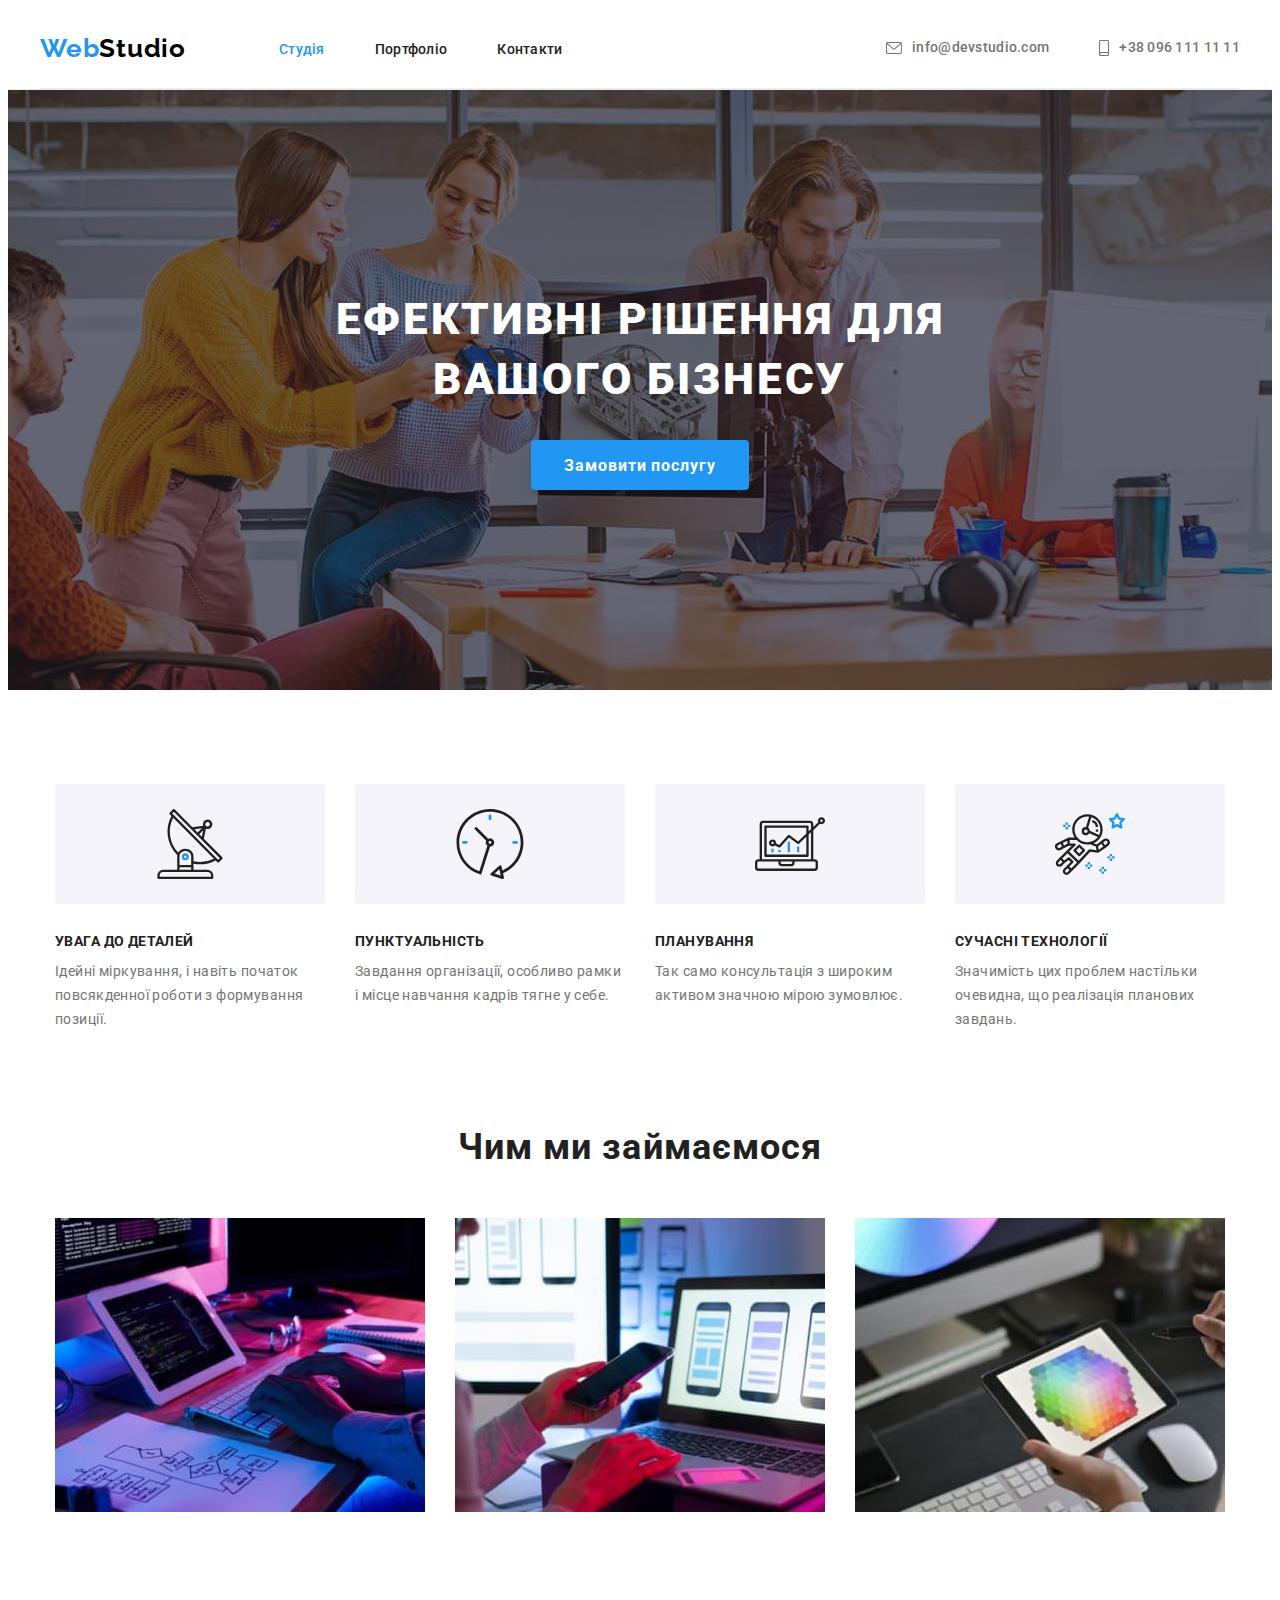
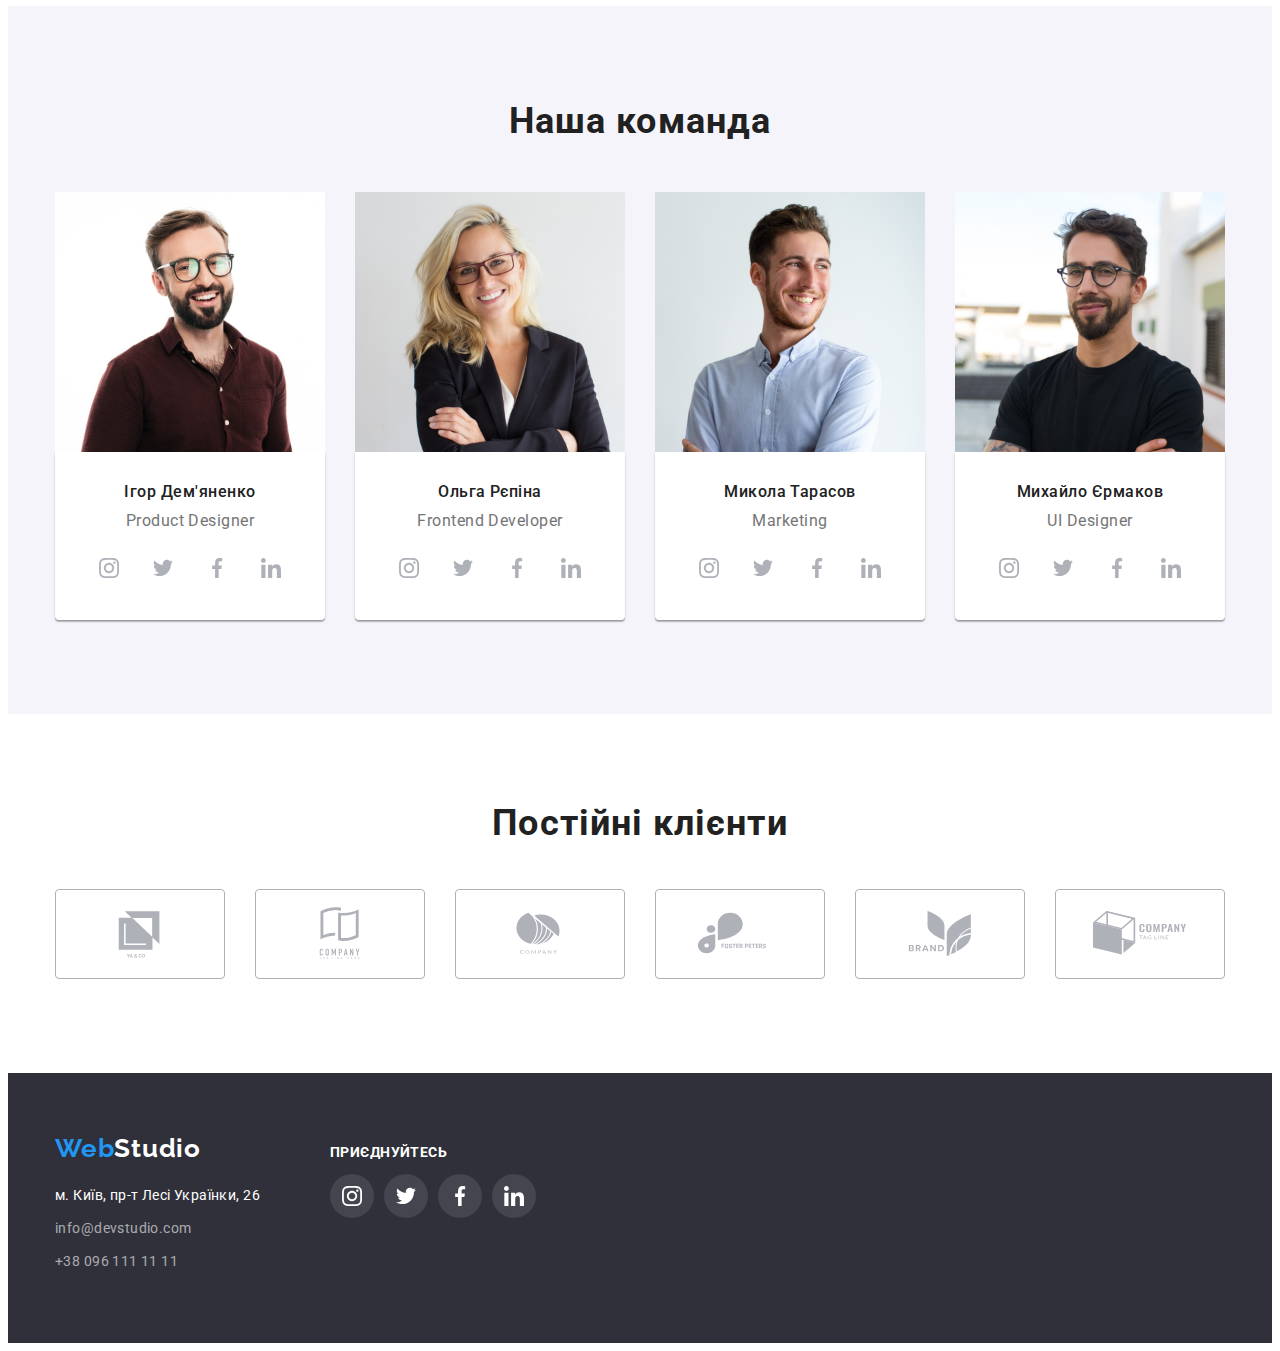
<file: index.html>
<!DOCTYPE html>
<html lang="uk">

<head>
    <meta charset="UTF-8">
    <meta http-equiv="X-UA-Compatible" content="IE=edge">
    <meta name="viewport" content="width=device-width, initial-scale=1.0">
    <title>WebStudio</title>
    <link rel="preconnect" href="https://fonts.googleapis.com">
    <link rel="preconnect" href="https://fonts.gstatic.com" crossorigin>
    <link
        href="https://fonts.googleapis.com/css2?family=Raleway:wght@700&family=Roboto:wght@400;500;700;900&display=swap"
        rel="stylesheet">
    <link rel="stylesheet" href="https://cdnjs.cloudflare.com/ajax/libs/modern-normalize/1.1.0/modern-normalize.min.css" integrity="sha512-wpPYUAdjBVSE4KJnH1VR1HeZfpl1ub8YT/NKx4PuQ5NmX2tKuGu6U/JRp5y+Y8XG2tV+wKQpNHVUX03MfMFn9Q==" crossorigin="anonymous" referrerpolicy="no-referrer" />
    <link rel="stylesheet" href="./styles/styles.css">
</head>

<body>
    <header class="header">
        <div class="container header">
            <nav class="header-navigation">
                <a class="header-logo" href="./index.html">
                    Web<span>Studio</span>
                </a>
                <ul class="header-list list">
                    <li class="header-item"><a href="./index.html" class="header-item-link current">Студія</a></li>
                    <li class="header-item"><a href="./portfolio.html" class="header-item-link">Портфоліо</a></li>
                    <li class="header-item"><a href="#" class="header-item-link">Контакти</a></li>
                </ul>
            </nav>
            <ul class="header-contact list">
                <li><a href="mailto:info@devstudio.com" class="header-mail">
                        <svg class="contact-icon" width="16" height="12">
                            <use href="./image/icons.svg#icon-envelope"></use>
                        </svg>
                    info@devstudio.com</a></li>
                <li><a href="tel:+380961111111" class="header-tel">
                        <svg class="contact-icon" width="10" height="16">
                            <use href="./image/icons.svg#icon-smartphone"></use>
                        </svg>
                    +38 096 111 11 11</a></li>
            </ul>
        </div>
    </header>
    <main>
        <section class="hero ">
            <div class="container">
                <h1 class="hero-title">Ефективні рішення для вашого бізнесу</h1>
                <button type="button" class="button-primary">Замовити послугу</button>
            </div>
        </section>
        <section class="section">
            <div class="container">
                <h2 class="visually-hidden">Переваги</h2>
                <ul class="section-list list">
                    <li class="section-item icon-antenna">
                            <h3 class="section-subtitle">Увага до деталей</h3>
                            <p class="section-text">Ідейні міркування, і навіть початок повсякденної роботи з формування
                                позиції.</p>
                    </li>
                    <li class="section-item icon-clock">
                            <h3 class="section-subtitle">Пунктуальність</h3>
                            <p class="section-text">Завдання організації, особливо рамки і місце навчання кадрів тягне у себе.
                            </p>
                    </li>
                    <li class="section-item icon-diagram">
                            <h3 class="section-subtitle">Планування</h3>
                            <p class="section-text">Так само консультація з широким активом значною мірою зумовлює.</p>
                    </li>
                    <li class="section-item icon-astronaut">
                            <h3 class="section-subtitle">Сучасні технології</h3>
                            <p class="section-text">Значимість цих проблем настільки очевидна, що реалізація планових завдань.
                            </p>
                    </li>
                </ul>
            </div>
        </section>
        <section class="illustration section">
            <div class="container">
                <h2 class="illustration-title">Чим ми займаємося</h2>
                <ul class="illustration-list list">
                    <li class="illustration-item"><img src="./image/box1.jpg" alt="розробка сайтів" width="370"></li>
                    <li class="illustration-item"><img src="./image/box2.jpg" alt="розробка мобільних додатків" width="370">
                    </li>
                    <li class="illustration-item"><img src="./image/box3.jpg" alt="кольорове оформлення сайту" width="370">
                    </li>
                </ul>
            </div>
        </section>
        <section class="team section">
            <div class="container">
                <h2 class="team-title">Наша команда</h2>
                <ul class="team-list list">
                    <li class="team-item">
                        <img src="./image/teamcard3.jpg" alt="чоловік в окулярах" width="270"> 
                        <div class="team-card">                           
                            <h3 class="team-surname">Ігор Дем'яненко</h3>
                            <p lang="en" class="team-speciality">Product Designer</p>
                            <ul class="team-soc-list list">
                                <li class="team-soc-iteam"><a href="" class="team-soc-link link">
                                    <svg class="team-soc-icon" width="20" height="20">
                                        <use href="./image/icons.svg#icon-instagram"></use>
                                    </svg>
                                </a></li>
                                <li class="team-soc-iteam"><a href="" class="team-soc-link link">
                                    <svg class="team-soc-icon" width="20" height="20">
                                        <use href="./image/icons.svg#icon-twitter"></use>
                                    </svg>
                                </a></li>
                                <li class="team-soc-iteam"><a href="" class="team-soc-link link">
                                    <svg class="team-soc-icon" width="20" height="20">
                                        <use href="./image/icons.svg#icon-facebook"></use>
                                    </svg>
                                </a></li>
                                <li class="team-soc-iteam"><a href="" class="team-soc-link link">
                                    <svg class="team-soc-icon" width="20" height="20">
                                        <use href="./image/icons.svg#icon-linkedin"></use>
                                    </svg>
                                </a></li>
                            </ul>
                        </div>
                    </li>
                    <li class="team-item">
                        <img src="./image/teamcard2.jpg" alt="жінка в окулярах" width="270">   
                        <div class="team-card">                         
                            <h3 class="team-surname">Ольга Рєпіна</h3>
                            <p lang="en" class="team-speciality">Frontend Developer</p>
                            <ul class="team-soc-list list">
                                <li class="team-soc-iteam"><a href="" class="team-soc-link link">
                                    <svg class="team-soc-icon" width="20" height="20">
                                        <use href="./image/icons.svg#icon-instagram"></use>
                                    </svg>
                                </a></li>
                                <li class="team-soc-iteam"><a href="" class="team-soc-link link">
                                    <svg class="team-soc-icon" width="20" height="20">
                                        <use href="./image/icons.svg#icon-twitter"></use>
                                    </svg>
                                </a></li>
                                <li class="team-soc-iteam"><a href="" class="team-soc-link link">
                                    <svg class="team-soc-icon" width="20" height="20">
                                        <use href="./image/icons.svg#icon-facebook"></use>
                                    </svg>
                                </a></li>
                                <li class="team-soc-iteam"><a href="" class="team-soc-link link">
                                    <svg class="team-soc-icon" width="20" height="20">
                                        <use href="./image/icons.svg#icon-linkedin"></use>
                                    </svg>
                                </a></li>
                            </ul>
                        </div class="team-card">
                    </li>
                    <li class="team-item">
                        <img src="./image/teamcard1.jpg" alt="чоловік" width="270">  
                        <div class="team-card">                          
                            <h3 class="team-surname">Микола Тарасов</h3>
                            <p lang="en" class="team-speciality">Marketing</p>
                            <ul class="team-soc-list list">
                                <li class="team-soc-iteam"><a href="" class="team-soc-link link">
                                    <svg class="team-soc-icon" width="20" height="20">
                                        <use href="./image/icons.svg#icon-instagram"></use>
                                    </svg>
                                </a></li>
                                <li class="team-soc-iteam"><a href="" class="team-soc-link link">
                                    <svg class="team-soc-icon" width="20" height="20">
                                        <use href="./image/icons.svg#icon-twitter"></use>
                                    </svg>
                                </a></li>
                                <li class="team-soc-iteam"><a href="" class="team-soc-link link">
                                    <svg class="team-soc-icon" width="20" height="20">
                                        <use href="./image/icons.svg#icon-facebook"></use>
                                    </svg>
                                </a></li>
                                <li class="team-soc-iteam"><a href="" class="team-soc-link link">
                                    <svg class="team-soc-icon" width="20" height="20">
                                        <use href="./image/icons.svg#icon-linkedin"></use>
                                    </svg>
                                </a></li>
                            </ul>
                        </div class="team-card">
                    </li>
                    <li class="team-item">
                        <img src="./image/teamcard4.jpg" alt="чоловік" width="270">
                        <div class="team-card">
                            <h3 class="team-surname">Михайло Єрмаков</h3>
                            <p lang="en" class="team-speciality">UI Designer</p>
                            <ul class="team-soc-list list">
                                <li class="team-soc-iteam"><a href="" class="team-soc-link link">
                                    <svg class="team-soc-icon" width="20" height="20">
                                        <use href="./image/icons.svg#icon-instagram"></use>
                                    </svg>
                                </a></li>
                                <li class="team-soc-iteam"><a href="" class="team-soc-link link">
                                    <svg class="team-soc-icon" width="20" height="20">
                                        <use href="./image/icons.svg#icon-twitter"></use>
                                    </svg>
                                </a></li>
                                <li class="team-soc-iteam"><a href="" class="team-soc-link link">
                                    <svg class="team-soc-icon" width="20" height="20">
                                        <use href="./image/icons.svg#icon-facebook"></use>
                                    </svg>
                                </a></li>
                                <li class="team-soc-iteam"><a href="" class="team-soc-link link">
                                    <svg class="team-soc-icon" width="20" height="20">
                                        <use href="./image/icons.svg#icon-linkedin"></use>
                                    </svg>
                                </a></li>
                            </ul>
                        </div class="team-card">
                    </li>
                </ul>
            </div>
        </section>
        <section class="client section">
            <div class="container">
                <h2 class="client-title">Постійні клієнти</h2>
                <ul class="client-list list">
                    <li class="client-item"><a href="" class="client-link link">
                        <svg class="client-icon" width="106" height="60">
                            <use href="./image/icons.svg#icon-logo1"></use>
                        </svg>
                    </a></li>
                    <li class="client-item"><a href="" class="client-link link">
                        <svg class="client-icon" width="106" height="60">
                            <use href="./image/icons.svg#icon-logo2"></use>
                        </svg>
                    </a></li>
                    <li class="client-item"><a href="" class="client-link link">
                        <svg class="client-icon" width="106" height="60">
                            <use href="./image/icons.svg#icon-logo3"></use>
                        </svg>
                    </a></li>
                    <li class="client-item"><a href="" class="client-link link">
                        <svg class="client-icon" width="106" height="60">
                            <use href="./image/icons.svg#icon-logo4"></use>
                        </svg>
                    </a></li>
                    <li class="client-item"><a href="" class="client-link link">
                        <svg class="client-icon" width="106" height="60">
                            <use href="./image/icons.svg#icon-logo5"></use>
                        </svg>
                    </a></li>
                    <li class="client-item"><a href="" class="client-link link">
                        <svg class="client-icon" width="106" height="60">
                            <use href="./image/icons.svg#icon-logo6"></use>
                        </svg>
                    </a></li>
                </ul>
            </div>
        </section>
    </main>
    <footer class="bottom">
        <div class="footer-container container">
            <div class="footer-adress">
                <a href="./index.html" class="bottom-logo">
                    Web<span class="studio">Studio</span>
                </a>
                <address class="bottom-contact">
                    <ul class="bottom-list list">
                        <li class="bottom-item item">
                            <a href="https://goo.gl/maps/CPtrU1FHBa2aNyZL9" target="_blank" rel="noopener noreferrer"
                                class="bottom-address item">м. Київ,
                                пр-т Лесі Українки,
                                26
                            </a>
                        </li>
                        <li class="bottom-item 	item">
                            <a href="mailto:info@devstudio.com" class="bottom-mail item">info@devstudio.com</a>
                        </li>
                        <li class="bottom-item">
                            <a href="tel:+380961111111" class="bottom-tel">+38 096 111 11 11</a>
                        </li>
                    </ul>
                </address>
            </div>
            <div class="footer-soc">
                <p class="soc-text">приєднуйтесь</p>
                <ul class="footer-soc-list list">
                    <li class="footer-soc-item"><a href="" class="footer-soc-link link">
                        <svg class="footer-soc-icon" width="20" height="20">
                            <use href="./image/icons.svg#icon-instagram"></use>
                        </svg>
                    </a></li>
                    <li class="footer-soc-item"><a href="" class="footer-soc-link link">
                        <svg class="footer-soc-icon" width="20" height="20">
                            <use href="./image/icons.svg#icon-twitter"></use>
                        </svg>
                    </a></li>
                    <li class="footer-soc-item"><a href="" class="footer-soc-link link">
                        <svg class="footer-soc-icon" width="20" height="20">
                            <use href="./image/icons.svg#icon-facebook"></use>
                        </svg>
                    </a></li>
                    <li class="footer-soc-item"><a href="" class="footer-soc-link link">
                        <svg class="footer-soc-icon" width="20" height="20">
                            <use href="./image/icons.svg#icon-linkedin"></use>
                        </svg>
                    </a></li>
                </ul>
            </div>
        </div>    
    </footer>
</body>

</html>
</file>
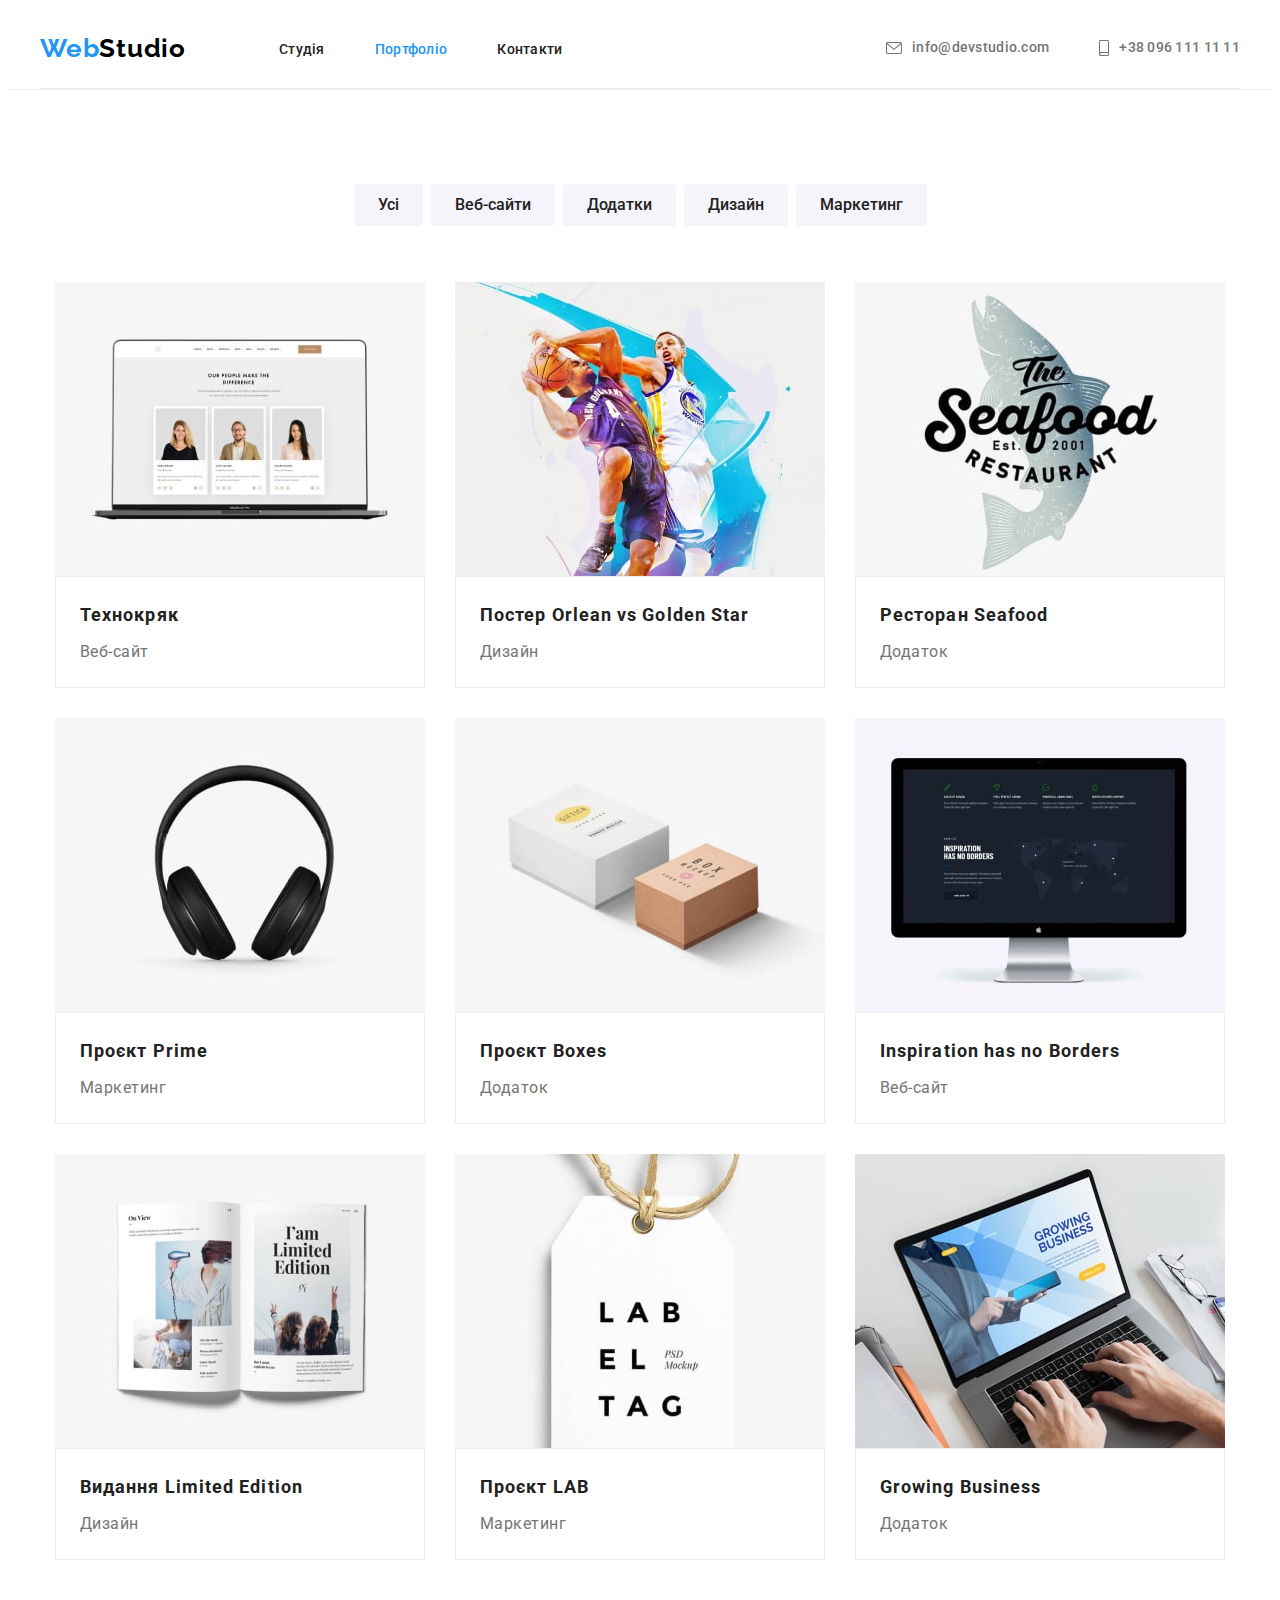
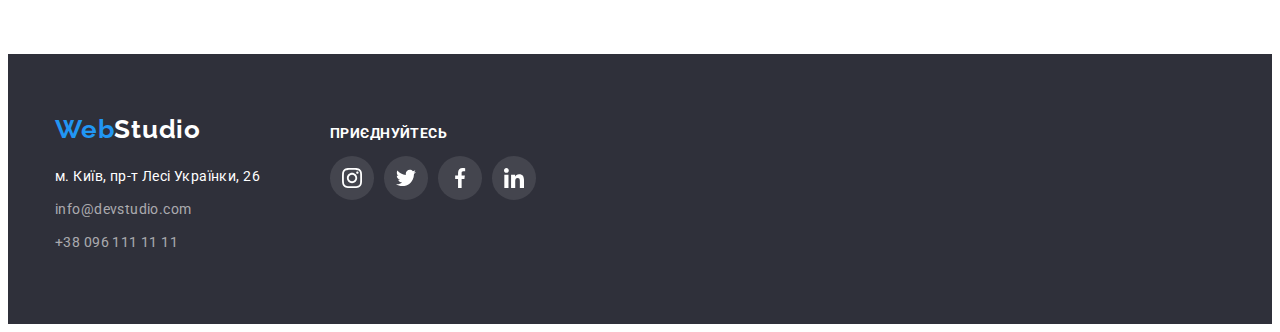
<file: portfolio.html>
<!DOCTYPE html>
<html lang="uk">

<head>
    <meta charset="UTF-8">
    <meta http-equiv="X-UA-Compatible" content="IE=edge">
    <meta name="viewport" content="width=device-width, initial-scale=1.0">
    <title>WebStudio</title>
    <link rel="preconnect" href="https://fonts.googleapis.com">
    <link rel="preconnect" href="https://fonts.gstatic.com" crossorigin>
    <link
        href="https://fonts.googleapis.com/css2?family=Raleway:wght@700&family=Roboto:wght@400;500;700;900&display=swap"
        rel="stylesheet">
    <link rel="stylesheet" href="https://cdnjs.cloudflare.com/ajax/libs/modern-normalize/1.1.0/modern-normalize.min.css" integrity="sha512-wpPYUAdjBVSE4KJnH1VR1HeZfpl1ub8YT/NKx4PuQ5NmX2tKuGu6U/JRp5y+Y8XG2tV+wKQpNHVUX03MfMFn9Q==" crossorigin="anonymous" referrerpolicy="no-referrer" />
    <link rel="stylesheet" href="./styles/styles.css">
</head>

<body>
    <header class="header">
        <div class="container header">
            <nav class="header-navigation">
                <a class="header-logo" href="./index.html">
                    Web<span>Studio</span>
                </a>
                <ul class="header-list list">
                    <li class="header-item"><a href="./index.html" class="header-item-link">Студія</a></li>
                    <li class="header-item"><a href="./portfolio.html" class="header-item-link current">Портфоліо</a></li>
                    <li class="header-item"><a href="#" class="header-item-link">Контакти</a></li>
                </ul>
            </nav>
            <ul class="header-contact list">
                <li><a href="mailto:info@devstudio.com" class="header-mail">
                        <svg class="contact-icon" width="16" height="12">
                            <use href="./image/icons.svg#icon-envelope"></use>
                        </svg>
                    info@devstudio.com</a></li>
                <li><a href="tel:+380961111111" class="header-tel">
                        <svg class="contact-icon" width="10" height="16">
                            <use href="./image/icons.svg#icon-smartphone"></use>
                        </svg>
                    +38 096 111 11 11</a></li>
            </ul>
        </div>
    </header>
    <main>
        <section class="navigation section">
            <div class="container">
                <h1 class="visually-hidden">Навігація</h1>
                <ul class="navigation-list list">
                    <li><button type="button" class="navigation-button">Усі</button></li>
                    <li><button type="button" class="navigation-button">Веб-сайти</button></li>
                    <li><button type="button" class="navigation-button">Додатки</button></li>
                    <li><button type="button" class="navigation-button">Дизайн</button></li>
                    <li><button type="button" class="navigation-button">Маркетинг</button></li>
                </ul>
                <ul class="portfolio-list list">
                    <li class="portfolio-item">
                        <a class="link" href="#">
                            <img src="./image/portfolio1-min.jpg" alt="Ноутбук" width="370">
                            <div class="examples">
                                <h2 class="portfolio-works">Технокряк</h2>
                                <p class="portfolio-after-title">Веб-сайт</p>
                            </div>
                        </a>    
                    </li>
                    <li class="portfolio-item">
                        <a class="link" href="#">
                            <img class="item" src="./image/portfolio2-min.jpg" alt="Постер" width="370">
                            <div class="examples">
                                <h2 class="portfolio-works">Постер Orlean vs Golden Star</h2>
                                <p class="portfolio-after-title">Дизайн</p>
                            </div> 
                        </a>    
                    </li>
                    <li class="portfolio-item">
                        <a class="link" href="#">
                            <img class="item" src="./image/portfolio3-min.jpg" alt="Постер" width="370">
                            <div class="examples">
                                <h2 class="portfolio-works">Ресторан Seafood</h2>
                                <p class="portfolio-after-title">Додаток</p>
                            </div>
                        </a>    
                    </li>
                    <li class="portfolio-item">
                        <a class="link" href="#">
                            <img class="item" src="./image/portfolio4-min.jpg" alt="Навушники" width="370">
                            <div class="examples">
                                <h2 class="portfolio-works">Проєкт Prime</h2>
                                <p class="portfolio-after-title">Маркетинг</p>
                            </div>
                        </a>    
                    </li>
                    <li class="portfolio-item">
                        <a class="link" href="#">
                            <img class="item" src="./image/portfolio5-min.jpg" alt="Дві коробки" width="370">
                            <div class="examples">
                                <h2 class="portfolio-works">Проєкт Boxes</h2>
                                <p class="portfolio-after-title">Додаток</p>
                            </div>
                        </a>    
                    </li>
                    <li class="portfolio-item">
                        <a class="link" href="#">
                            <img class="item" src="./image/portfolio6-min.jpg" alt="Монітор" width="370">
                            <div class="examples">
                                <h2 lang="en" class="portfolio-works">Inspiration has no Borders</h2>
                                <p class="portfolio-after-title">Веб-сайт</p>
                            </div>
                        </a>    
                    </li>
                    <li class="portfolio-item">
                        <a class="link" href="#">
                            <img class="item" src="./image/portfolio7-min.jpg" alt="Книга" width="370">
                            <div class="examples">
                                <h2 class="portfolio-works">Видання Limited Edition</h2>
                                <p class="portfolio-after-title">Дизайн</p>
                            </div>
                        </a>    
                    </li>
                    <li class="portfolio-item">
                        <a class="link" href="#">
                            <img class="item" src="./image/portfolio8-min.jpg" alt="Цінник" width="370">
                            <div class="examples">
                                <h2 class="portfolio-works">Проєкт LAB</h2>
                                <p class="portfolio-after-title">Маркетинг</p>
                            </div>
                        </a>    
                    </li>
                    <li class="portfolio-item">
                        <a class="link" href="#">
                            <img class="item" src="./image/portfolio9-min.jpg" alt="Ноутбук" width="370">
                            <div class="examples">
                                <h2 lang="en" class="portfolio-works">Growing Business</h2>
                                <p class="portfolio-after-title">Додаток</p>
                            </div>
                        </a>    
                    </li>
                </ul>
            </div>
        </section>
    </main>
    <footer class="bottom">
        <div class="footer-container container">
            <div class="footer-adress">
                <a href="./index.html" class="bottom-logo">
                    Web<span class="studio">Studio</span>
                </a>
                <address class="bottom-contact">
                    <ul class="bottom-list list">
                        <li class="bottom-item item">
                            <a href="https://goo.gl/maps/CPtrU1FHBa2aNyZL9" target="_blank" rel="noopener noreferrer"
                                class="bottom-address item">м. Київ,
                                пр-т Лесі Українки,
                                26
                            </a>
                        </li>
                        <li class="bottom-item 	item">
                            <a href="mailto:info@devstudio.com" class="bottom-mail item">info@devstudio.com</a>
                        </li>
                        <li class="bottom-item">
                            <a href="tel:+380961111111" class="bottom-tel">+38 096 111 11 11</a>
                        </li>
                    </ul>
                </address>
            </div>
            <div class="footer-soc">
                <p class="soc-text">приєднуйтесь</p>
                <ul class="footer-soc-list list">
                    <li class="footer-soc-item"><a href="" class="footer-soc-link link">
                        <svg class="footer-soc-icon" width="20" height="20">
                            <use href="./image/icons.svg#icon-instagram"></use>
                        </svg>
                    </a></li>
                    <li class="footer-soc-item"><a href="" class="footer-soc-link link">
                        <svg class="footer-soc-icon" width="20" height="20">
                            <use href="./image/icons.svg#icon-twitter"></use>
                        </svg>
                    </a></li>
                    <li class="footer-soc-item"><a href="" class="footer-soc-link link">
                        <svg class="footer-soc-icon" width="20" height="20">
                            <use href="./image/icons.svg#icon-facebook"></use>
                        </svg>
                    </a></li>
                    <li class="footer-soc-item"><a href="" class="footer-soc-link link">
                        <svg class="footer-soc-icon" width="20" height="20">
                            <use href="./image/icons.svg#icon-linkedin"></use>
                        </svg>
                    </a></li>
                </ul>
            </div>
        </div>    
    </footer>
</body>

</html>
</file>
<file: styles/styles.css>
html {
	box-sizing: border-box;
}
*,
*::before,
*::after {
	box-sizing: border-box;
}
:root {
	--main-color: #757575;
	--secondary-color: #212121;
	--main-bg-color: #2196f3;
	--accent-color: #ffffff;
}

p,
h1,
h2,
h3,
h4,
h5,
h6 {
  margin: 0;
}
ul,
ol {
  margin: 0;
  padding-left: 0;
}
button {
  cursor: pointer;
}
address {
  font-style: normal;
}
img {
  display: block;
  max-width: 100%;
  height: auto;
}
body {
	color: var(--main-color);
	font-family: "Roboto", sans-serif;
}
.list {
	list-style: none;
}

.container {
	width: 1200px;
	padding-left: 15px;
	padding-right: 15px;
	margin: 0 auto;
}

.visually-hidden {
	color: rgba(0, 0, 0, 0);
	position: absolute;
	width: 1px;
	height: 1px;
	margin: -1px;
	border: 0;
	padding: 0;
	white-space: nowrap;
	clip-path: inset(100%);
	clip: rect(0 0 0 0);
	overflow: hidden;
}

.section {
	padding: 94px 0;
}

.header {
	border-bottom: 1px solid #ECECEC;
	max-width: 100%;
}

.container.header {
	display: flex;
	align-items: center;
	justify-content: space-between;
	padding: 25px 0 24px 0;
}

.header-navigation {
	display: flex;
	align-items: center;
}

.header-list {
	display: flex;
	gap: 50px;
}

.header-logo {
	font-family: "Raleway", sans-serif;
	font-weight: 700;
	font-size: 26px;
	line-height: 1.19;
	letter-spacing: 0.03em;
	color: var(--main-bg-color);
	text-decoration: none;
	margin-right: 93px;
}
.header-contact {
	display: flex;
	align-items: center;
	gap: 50px;
}
span {
	font-family: "Raleway", sans-serif;
	font-weight: 700;
	font-size: 26px;
	line-height: 1.19;
	letter-spacing: 0.03em;
	color: #000000;
	text-decoration: none;
}
.header-item-link {
	font-weight: 500;
	font-size: 14px;
	line-height: 1.14;
	letter-spacing: 0.02em;
	color: var(--secondary-color);
	text-decoration: none;
}

.header-item-link:hover,
.header-item-link:focus {
	color: var(--main-bg-color);
}

.header-mail,
.header-tel {
	font-weight: 500;
	font-size: 14px;
	line-height: 1.14;
	letter-spacing: 0.02em;
	color: var(--main-color);
	text-decoration: none;
	display: flex;
	align-items: center;
	justify-content: center;
	gap: 10px;
}

.contact-icon {
	fill: var(--main-color);
}
.header-item-link.current {
	color: var(--main-bg-color);
}

.header-tel:hover,
.header-tel:focus,
.header-mail:hover,
.header-mail:focus {
	color: var(--main-bg-color);
}
.header-tel:hover .contact-icon,
.header-tel:focus .contact-icon,
.header-mail:hover .contact-icon,
.header-mail:focus .contact-icon{
	fill: var(--main-bg-color);
}
.hero {
	max-width: 1600px;
	height: 600px;
	margin-left: auto;
	margin-right: auto;
	background-color: #2f303a;
	background-image: linear-gradient(
	    rgba(47, 48, 58, 0.4),
	    rgba(47, 48, 58, 0.4)
	  ),
	  url(../image/background.jpg);
	background-repeat: no-repeat;
	background-position: center;
	background-size: cover;
	text-align: center;
	padding: 200px 0;
}

.hero-title {
	font-weight: 900;
	font-size: 44px;
	line-height: 1.36;
	letter-spacing: 0.06em;
	text-transform: uppercase;
	color: var(--accent-color);
	width: 696px;
	margin: 0 auto 30px auto;
}

.button-primary {
	font-family: "Roboto", sans-serif;
	color: var(--accent-color);
	background-color: var(--main-bg-color);
	font-weight: 700;
	font-size: 16px;
	line-height: 1.88;
	letter-spacing: 0.06em;
	cursor: pointer;
	display: inline-flex;
	text-align: center;
	border: 1px solid transparent;
	padding: 10px 32px;
	min-width: 216px;
	height: 50px;
	border-radius: 4px;
	box-shadow: 0px 4px 4px rgba(0, 0, 0, 0.15);
}

.button-primary:active {
	color: var(--accent-color);
	background-color: #188ce8;
}

.section-list {
	display: flex;
	gap: 30px;
}
.section-item {
	width: 270px;
}

.section-item::before {
	display: block;
	content: "";
	height: 120px;
	background-size: 70px;
	background-repeat: no-repeat;
	background-position: center;
	background-color: #F5F4FA;
	margin-bottom: 30px;
	border-radius: 4px;
}
.icon-antenna::before {
	background-image: url(../image/antenna.svg);
}

.icon-clock::before {
	background-image: url(../image/clock.svg);
}
.icon-diagram::before {
	background-image: url(../image/diagram.svg);
}
.icon-astronaut::before {
	background-image: url(../image/astronaut.svg);
}

.section-subtitle {
	font-family: inherit;
	font-weight: 700;
	font-size: 14px;
	line-height: 1.14;
	letter-spacing: 0.03em;
	text-transform: uppercase;
	color: var(--secondary-color);
	margin-bottom: 10px;
}

.section-text {
	font-family: inherit;
	font-weight: 400;
	font-size: 14px;
	line-height: 1.71;
	letter-spacing: 0.03em;
}
.illustration {
	padding-top: 0;
}
.illustration-title {
	font-weight: 700;
	font-size: 36px;
	line-height: 1.17;
	letter-spacing: 0.03em;
	color: var(--secondary-color);
	margin-bottom: 50px;
	text-align: center;
}
.illustration-list {
	display: flex;
	gap: 30px;
}
.team {
	background-color: 
	#F5F4FA;
	text-align: center;
}
.team-list {
	display: flex;
	gap: 30px;
	width: calc((100%-90px)/4);
}
.team-card {
	background: var(--accent-color);
	box-shadow: 0px 1px 3px rgba(0, 0, 0, 0.12), 0px 1px 1px rgba(0, 0, 0, 0.14), 0px 2px 1px rgba(0, 0, 0, 0.2);
	border-radius: 0px 0px 4px 4px;
	width: 270px;
	display: block;
	padding-top: 30px;
	padding-bottom: 30px;
}
.team-title {
	font-weight: 700;
	font-size: 36px;
	line-height: 1.17;
	letter-spacing: 0.03em;
	color: var(--secondary-color);
	margin-bottom: 50px;
}
.team-surname {
	font-weight: 500;
	font-size: 16px;
	line-height: 1.19;
	letter-spacing: 0.03em;
	color: var(--secondary-color);
	margin-bottom: 10px;
}

.team-speciality {
	font-size: 16px;
	line-height: 1.19;
	letter-spacing: 0.03em; 
	margin-bottom: 16px;
}

.team-soc-list {
	display: flex;
	justify-content: center;
	gap: 10px;
}
.team-soc-iteam {
	width: 44px;
	height: 44px;
}
.team-soc-link {
	width: 100%;
	height: 100%;
	border-radius: 50%;
	display: flex;
	align-items: center;
	justify-content: center;
}

.team-soc-icon {
	fill: #AFB1B8;
}
.team-soc-link:hover,
.team-soc-link:focus {
	background-color: var(--main-bg-color);
}

.team-soc-link:hover .team-soc-icon,
.team-soc-link:focus .team-soc-icon {
	fill: var(--accent-color);
}
.client-title {
	font-weight: 700;
	font-size: 36px;
	line-height: 0.86;
	letter-spacing: 0.03em;
	text-align: center;
	color: var(--secondary-color);
	margin-bottom: 50px;
}
.client-list {
	display: flex;
	gap: 30px;
}
.client-item {
	width: calc((100% - 150px) / 6);
	height: 90px;
}
.client-link {
	width: 100%;
	height: 100%;
	border: 1px solid #AFB1B8;
	border-radius: 4px;
	display: flex;
	align-items: center;
	justify-content: center;
}
.client-icon {
	fill: #AFB1B8;
}

.client-link:hover,
.client-link:focus {
	border-color: var(--main-bg-color);
}

.client-link:hover .client-icon,
.client-link:focus .client-icon {
	fill: var(--main-bg-color);
}


.bottom {
	background-color: #2f303a;
	padding-top: 60px;
	padding-bottom: 60px;
}

.bottom-logo {
	font-family: "Raleway", sans-serif;
	font-weight: 700;
	font-size: 26px;
	line-height: 1.19;
	letter-spacing: 0.03em;
	text-decoration: none;
	color: var(--main-bg-color);
	display: flex;
	margin-bottom: 20px;
}

.studio {
	font-family: "Raleway", sans-serif;
	font-weight: 700;
	font-size: 26px;
	line-height: 1.19;
	letter-spacing: 0.03em;
	color: var(--accent-color);
	text-decoration: none;
}


.bottom-address {
	font-family: "Roboto";
	font-style: normal;
	font-weight: 400;
	font-size: 14px;
	line-height: 1.71;
	letter-spacing: 0.03em;
	text-decoration: none;
	color: var(--accent-color);
}

.bottom-mail,
.bottom-tel {
	font-style: normal;
	font-size: 14px;
	line-height: 1.71;
	letter-spacing: 0.03em;
	color: rgba(255, 255, 255, 0.6);
	text-decoration: none;
}

.bottom-item {
	margin-bottom: 9px;
}

.bottom-mail:hover,
.bottom-mail:focus,
.bottom-tel:hover,
.bottom-tel:focus {
	color: var(--main-bg-color);
}

.footer-container {
	display: flex;
	align-items: baseline;
	gap: 70px;
}
.soc-text {
	font-family: 'Roboto', sans-serif;;
	font-style: normal;
	font-weight: 700;
	font-size: 14px;
	line-height: 0.88;
	letter-spacing: 0.03em;
	text-transform: uppercase;
	color: var(--accent-color);
	margin-bottom: 16px;
}
.footer-soc-list {
	display: flex;
    gap: 10px;
    justify-content: center;
}
.footer-soc-item {
	width: 44px;
	height: 44px;
}
.footer-soc-link.link {
	width: 100%;
	height: 100%;
	background: rgba(255, 255, 255, 0.1);
	border-radius: 50%;
	display: flex;
	align-items: center;
	justify-content: center;
}
.footer-soc-icon {
	fill: var(--accent-color);
}
.footer-soc-link:hover,
.footer-soc-link:focus {
	background-color: var(--main-bg-color);
}
.footer-soc-link:hover .footer-soc-icon,
.footer-soc-link:focus .footer-soc-icon {
	fill: var(--accent-color);
}

.navigation-list {
	display: flex;
	justify-content: center;
	margin-bottom: 56px;
	gap: 8px;
}

.navigation-button {
	font-family: "Roboto", sans-serif;
	font-weight: 500;
	font-size: 16px;
	line-height: 1.63;
	color: var(--secondary-color);
	background-color: #f5f4fa;
	cursor: pointer;
	border-radius: 4px;
	padding: 6px 22px;
	border-color: transparent;
    text-align: center;
}

.navigation-button:hover,
.navigation-button:focus {
	color: var(--accent-color);
	background-color: var(--main-bg-color);
	box-shadow: 0px 3px 1px rgba(0, 0, 0, 0.1), 0px 1px 2px rgba(0, 0, 0, 0.08), 0px 2px 2px rgba(0, 0, 0, 0.12);
}

.portfolio-list {
	display: flex;
	flex-wrap: wrap;
	gap: 30px;
}
.portfolio-item .link {
	display: block;
	text-decoration: none;
}
.portfolio-item .link:hover,
.portfolio-item .link:focus {
	box-shadow: 0px 1px 1px rgba(0, 0, 0, 0.12), 0px 4px 4px rgba(0, 0, 0, 0.06), 1px 4px 6px rgba(0, 0, 0, 0.16);
}

.examples {
	padding: 20px 24px;
    width: 370px;
	background-color: var(--accent-color);
	border: 1px solid #EEEEEE;
}
.portfolio-works {
	font-weight: 700;
	font-size: 18px;
	font-family: inherit;
	line-height: 2;
	letter-spacing: 0.06em;
	color: var(--secondary-color);
    margin-bottom: 4px;
	max-width: 322px;
	max-height: 36px;
}

.portfolio-after-title {
	font-family: inherit;
	font-style: normal;
	font-size: 16px;
	line-height: 1.88;
	letter-spacing: 0.03em;
	color: var(--main-color);

}
</file>
